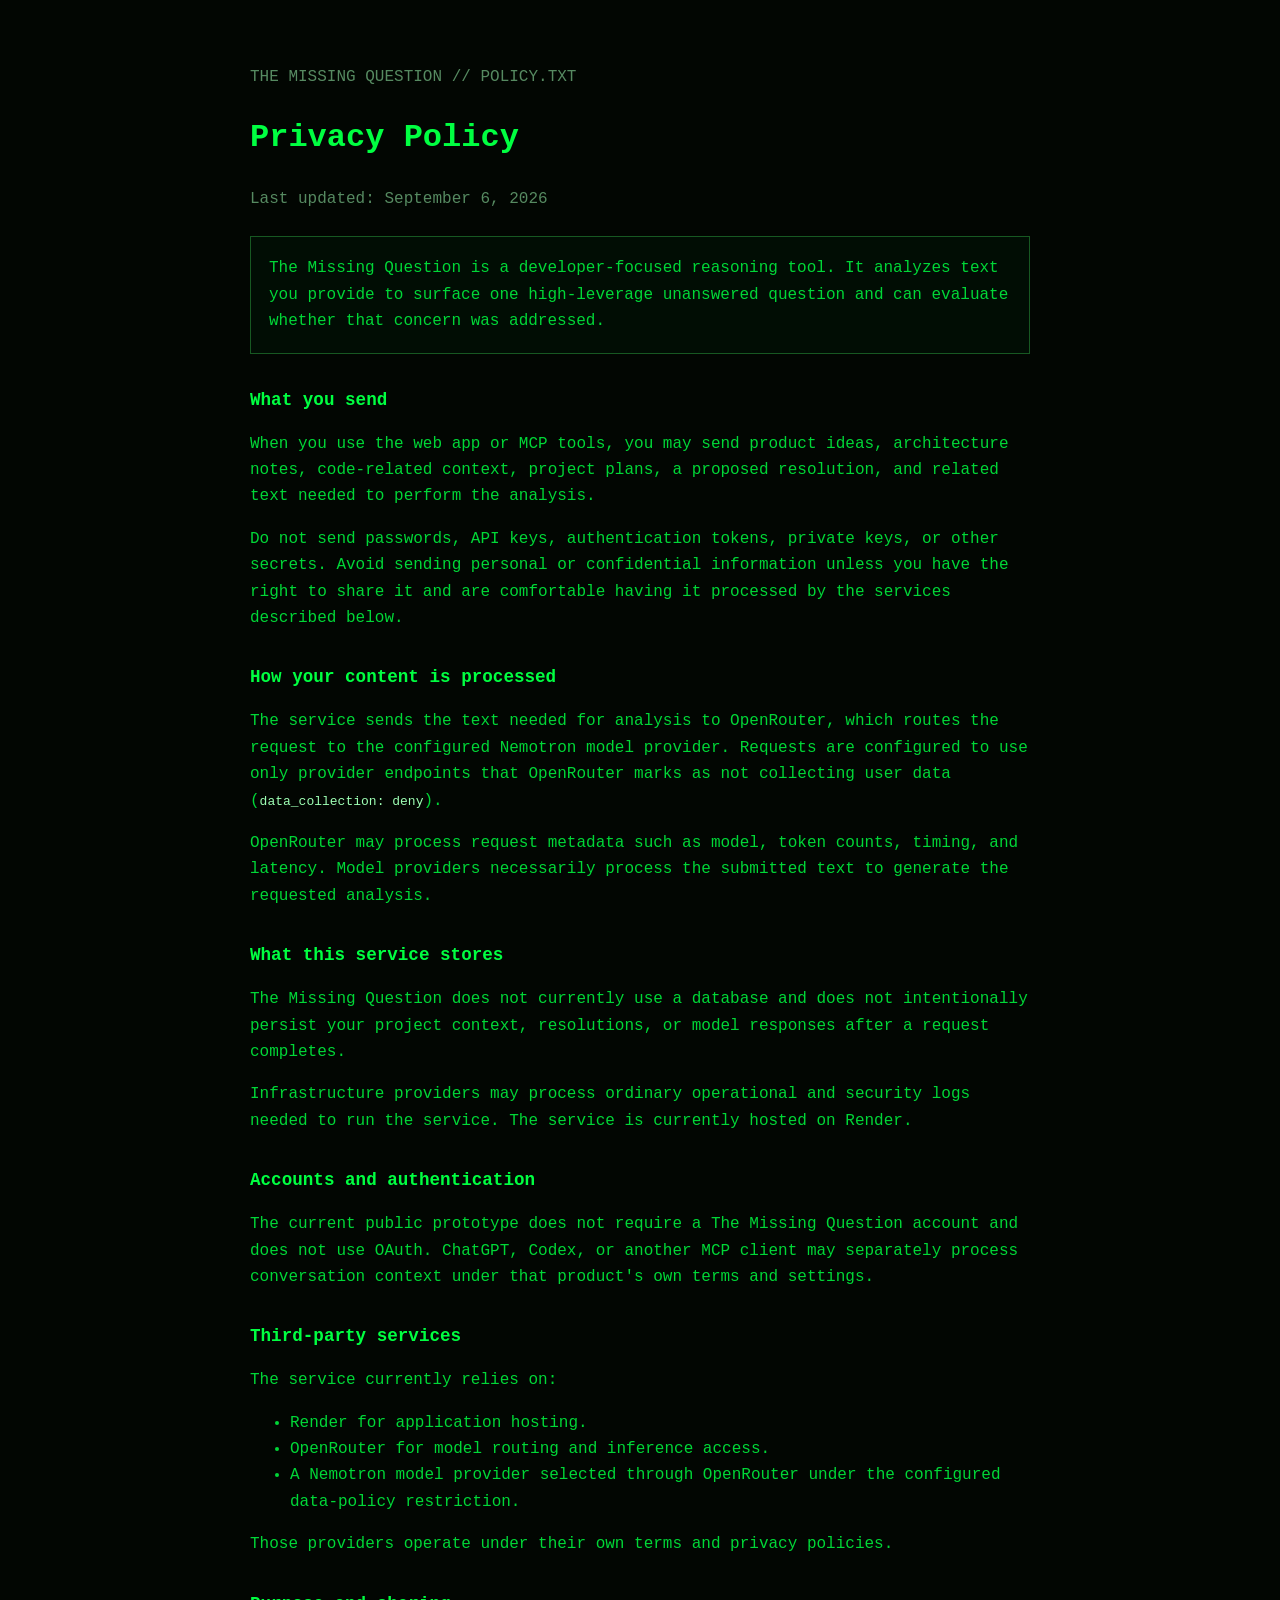
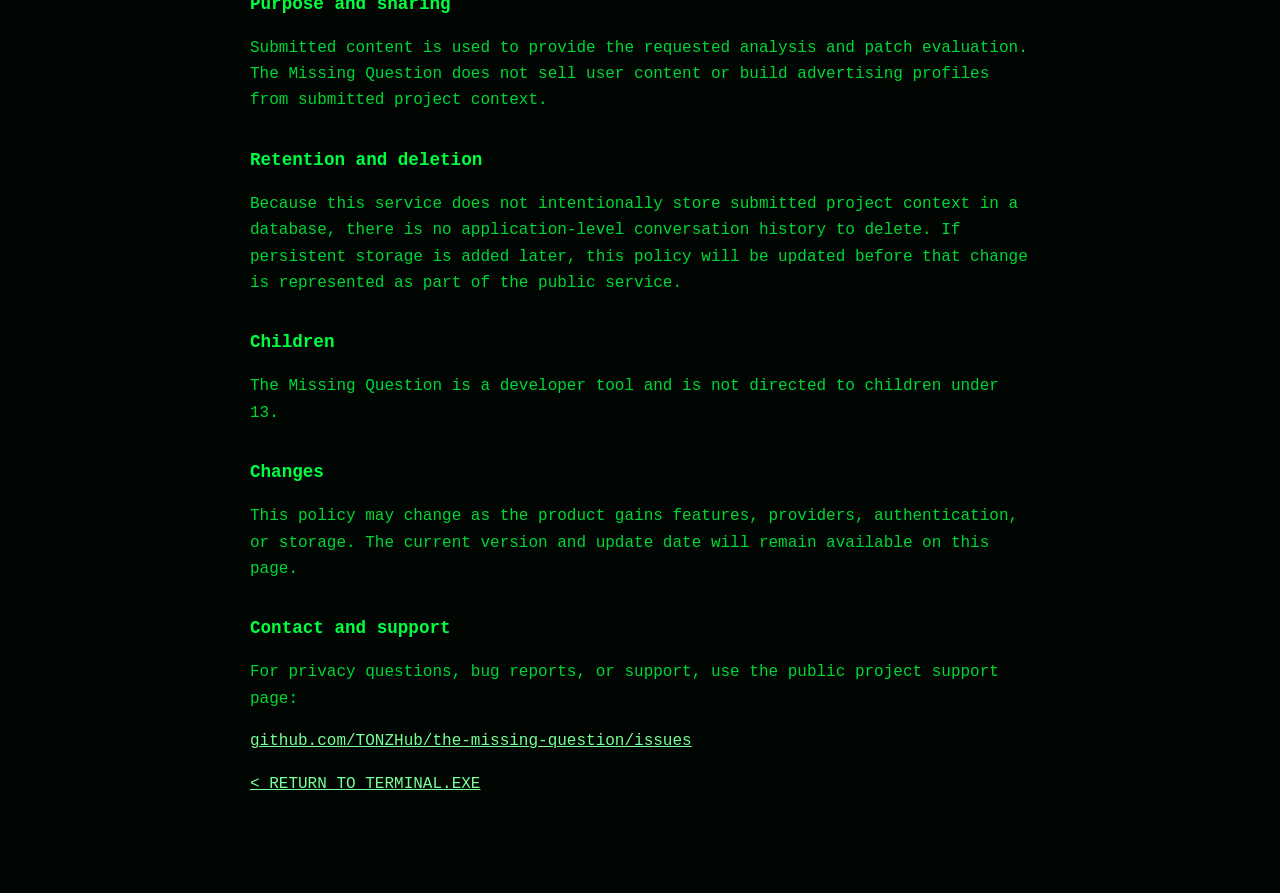
<file: app/static/privacy.html>
<!DOCTYPE html>
<html lang="en">
<head>
  <meta charset="UTF-8">
  <meta name="viewport" content="width=device-width, initial-scale=1.0">
  <title>Privacy Policy — The Missing Question</title>
  <style>
    body{margin:0;background:#020602;color:#00d737;font-family:ui-monospace,SFMono-Regular,Consolas,monospace;line-height:1.65}main{max-width:780px;margin:0 auto;padding:48px 22px 80px}h1,h2{color:#00ff41}h1{font-size:2rem}h2{margin-top:2rem;font-size:1.1rem}a{color:#78ff96}.muted{color:#568a61}.box{border:1px solid #175822;background:#010d04;padding:18px;margin:24px 0}code{color:#9effb4}
  </style>
</head>
<body>
<main>
  <p class="muted">THE MISSING QUESTION // POLICY.TXT</p>
  <h1>Privacy Policy</h1>
  <p class="muted">Last updated: September 6, 2026</p>

  <div class="box">The Missing Question is a developer-focused reasoning tool. It analyzes text you provide to surface one high-leverage unanswered question and can evaluate whether that concern was addressed.</div>

  <h2>What you send</h2>
  <p>When you use the web app or MCP tools, you may send product ideas, architecture notes, code-related context, project plans, a proposed resolution, and related text needed to perform the analysis.</p>
  <p>Do not send passwords, API keys, authentication tokens, private keys, or other secrets. Avoid sending personal or confidential information unless you have the right to share it and are comfortable having it processed by the services described below.</p>

  <h2>How your content is processed</h2>
  <p>The service sends the text needed for analysis to OpenRouter, which routes the request to the configured Nemotron model provider. Requests are configured to use only provider endpoints that OpenRouter marks as not collecting user data (<code>data_collection: deny</code>).</p>
  <p>OpenRouter may process request metadata such as model, token counts, timing, and latency. Model providers necessarily process the submitted text to generate the requested analysis.</p>

  <h2>What this service stores</h2>
  <p>The Missing Question does not currently use a database and does not intentionally persist your project context, resolutions, or model responses after a request completes.</p>
  <p>Infrastructure providers may process ordinary operational and security logs needed to run the service. The service is currently hosted on Render.</p>

  <h2>Accounts and authentication</h2>
  <p>The current public prototype does not require a The Missing Question account and does not use OAuth. ChatGPT, Codex, or another MCP client may separately process conversation context under that product's own terms and settings.</p>

  <h2>Third-party services</h2>
  <p>The service currently relies on:</p>
  <ul>
    <li>Render for application hosting.</li>
    <li>OpenRouter for model routing and inference access.</li>
    <li>A Nemotron model provider selected through OpenRouter under the configured data-policy restriction.</li>
  </ul>
  <p>Those providers operate under their own terms and privacy policies.</p>

  <h2>Purpose and sharing</h2>
  <p>Submitted content is used to provide the requested analysis and patch evaluation. The Missing Question does not sell user content or build advertising profiles from submitted project context.</p>

  <h2>Retention and deletion</h2>
  <p>Because this service does not intentionally store submitted project context in a database, there is no application-level conversation history to delete. If persistent storage is added later, this policy will be updated before that change is represented as part of the public service.</p>

  <h2>Children</h2>
  <p>The Missing Question is a developer tool and is not directed to children under 13.</p>

  <h2>Changes</h2>
  <p>This policy may change as the product gains features, providers, authentication, or storage. The current version and update date will remain available on this page.</p>

  <h2>Contact and support</h2>
  <p>For privacy questions, bug reports, or support, use the public project support page:</p>
  <p><a href="https://github.com/TONZHub/the-missing-question/issues">github.com/TONZHub/the-missing-question/issues</a></p>

  <p class="muted"><a href="/">&lt; RETURN_TO_TERMINAL.EXE</a></p>
</main>
</body>
</html>
</file>
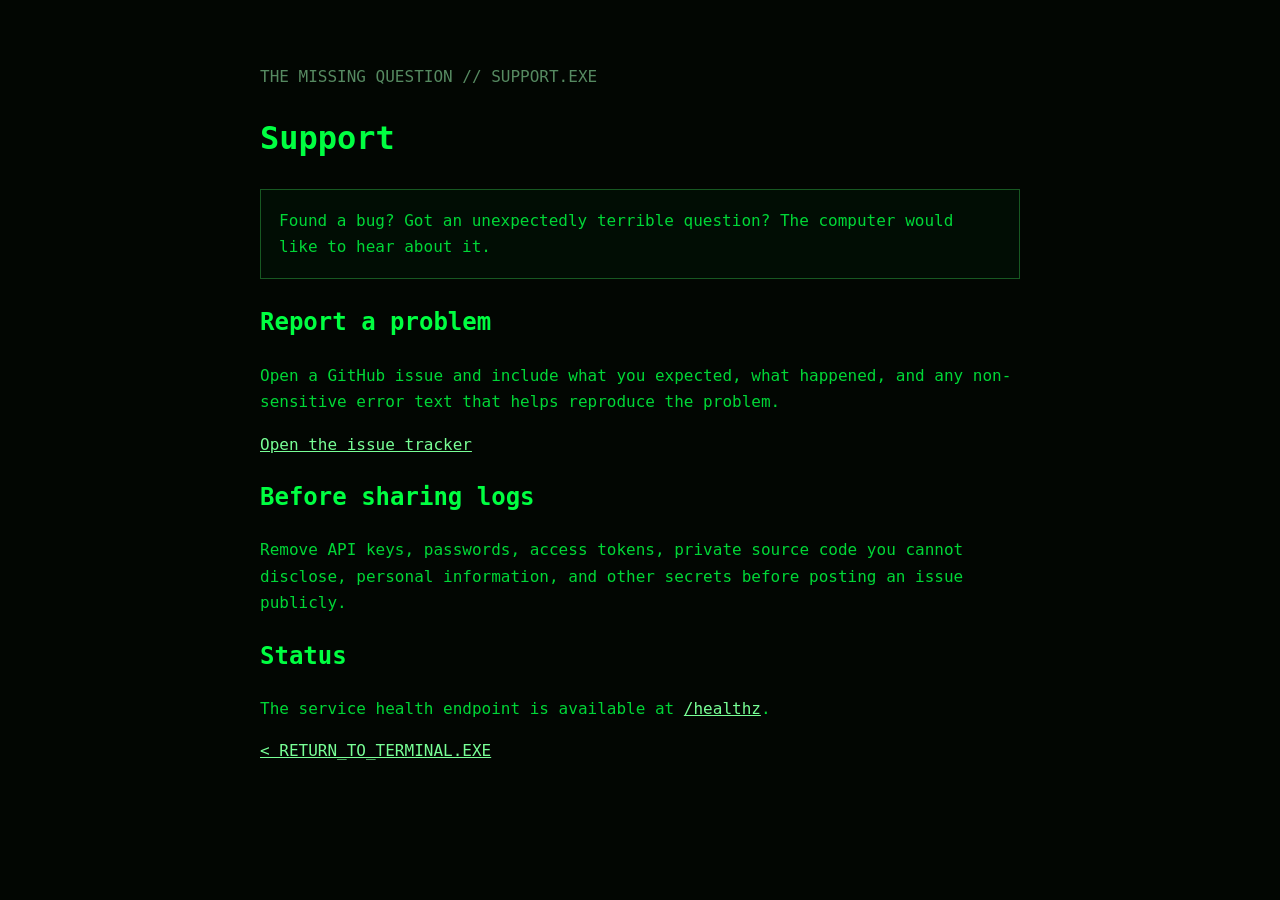
<file: app/static/support.html>
<!DOCTYPE html>
<html lang="en">
<head>
  <meta charset="UTF-8">
  <meta name="viewport" content="width=device-width, initial-scale=1.0">
  <title>Support — The Missing Question</title>
  <style>
    body{margin:0;background:#020602;color:#00d737;font-family:ui-monospace,SFMono-Regular,Consolas,monospace;line-height:1.65}main{max-width:760px;margin:0 auto;padding:48px 22px 80px}h1,h2{color:#00ff41}a{color:#78ff96}.muted{color:#568a61}.box{border:1px solid #175822;background:#010d04;padding:18px;margin:24px 0}
  </style>
</head>
<body>
<main>
  <p class="muted">THE MISSING QUESTION // SUPPORT.EXE</p>
  <h1>Support</h1>
  <div class="box">Found a bug? Got an unexpectedly terrible question? The computer would like to hear about it.</div>
  <h2>Report a problem</h2>
  <p>Open a GitHub issue and include what you expected, what happened, and any non-sensitive error text that helps reproduce the problem.</p>
  <p><a href="https://github.com/TONZHub/the-missing-question/issues">Open the issue tracker</a></p>
  <h2>Before sharing logs</h2>
  <p>Remove API keys, passwords, access tokens, private source code you cannot disclose, personal information, and other secrets before posting an issue publicly.</p>
  <h2>Status</h2>
  <p>The service health endpoint is available at <a href="/healthz">/healthz</a>.</p>
  <p class="muted"><a href="/">&lt; RETURN_TO_TERMINAL.EXE</a></p>
</main>
</body>
</html>
</file>
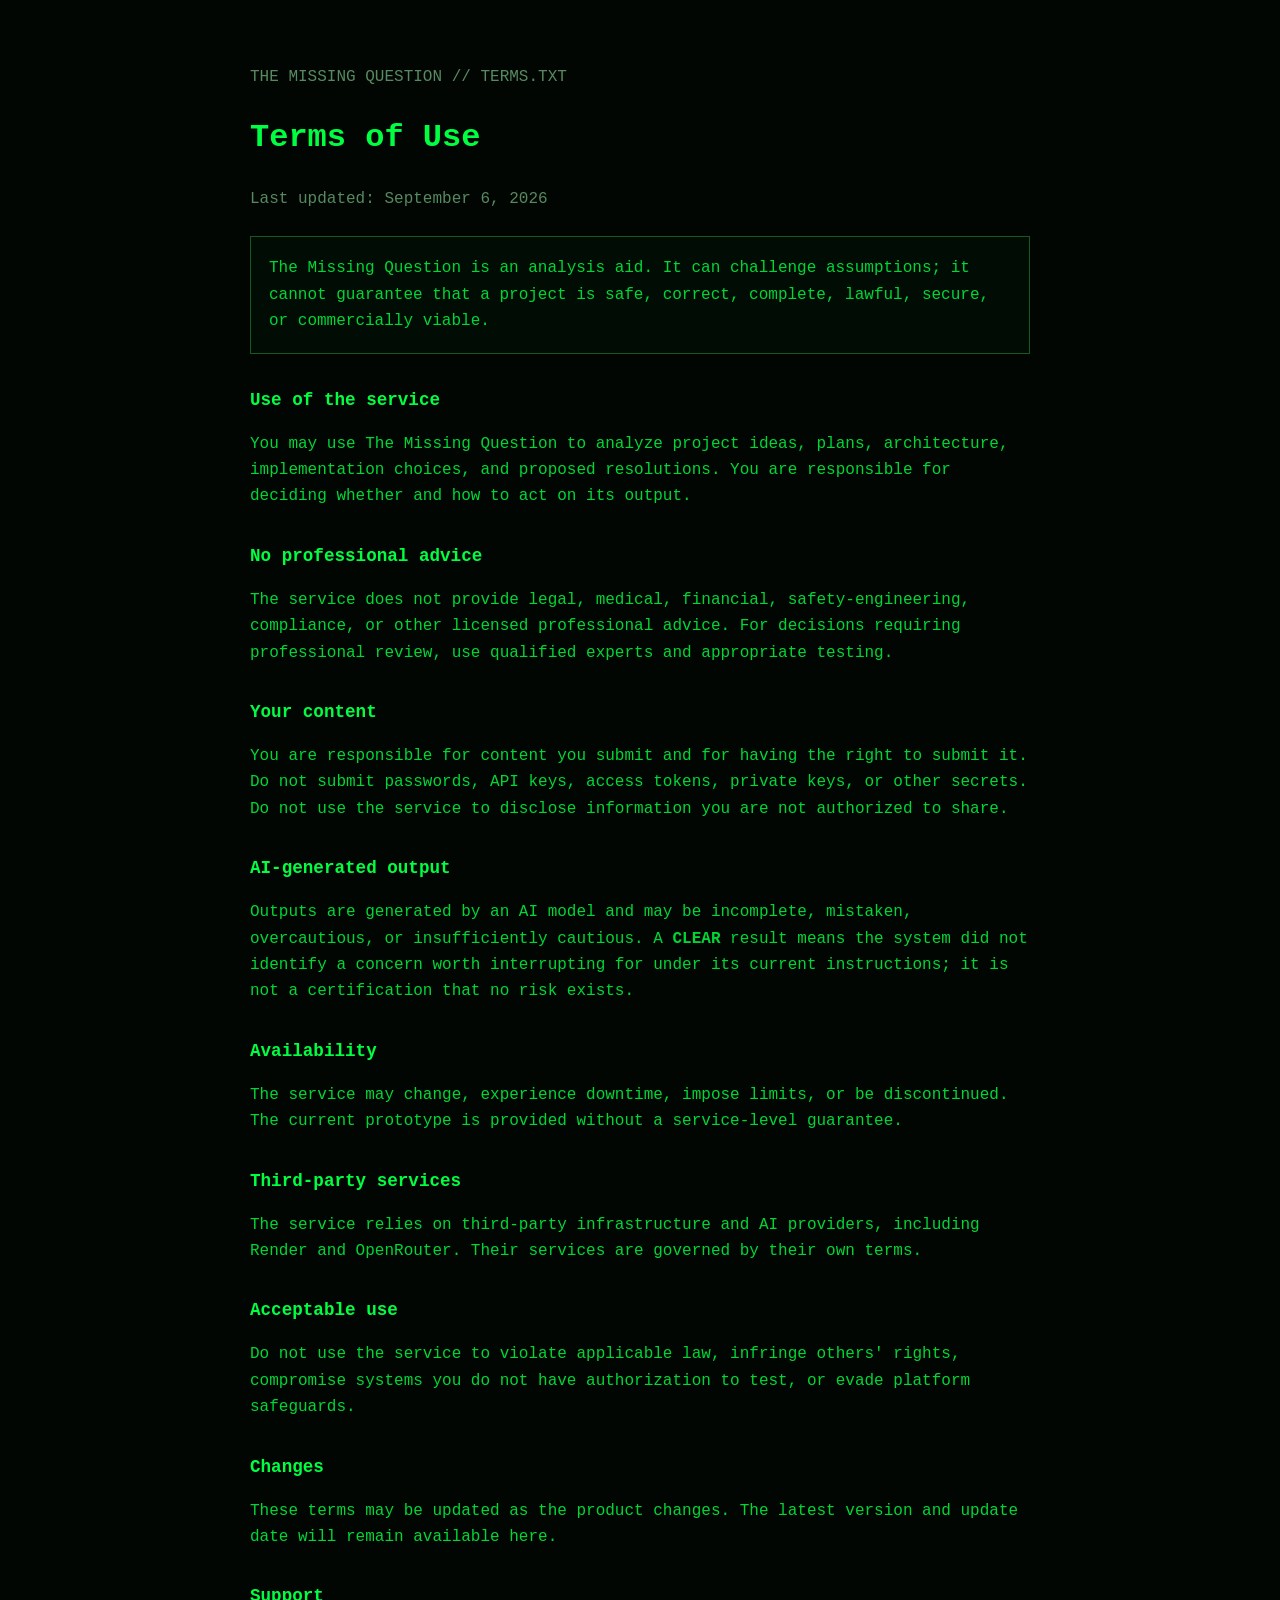
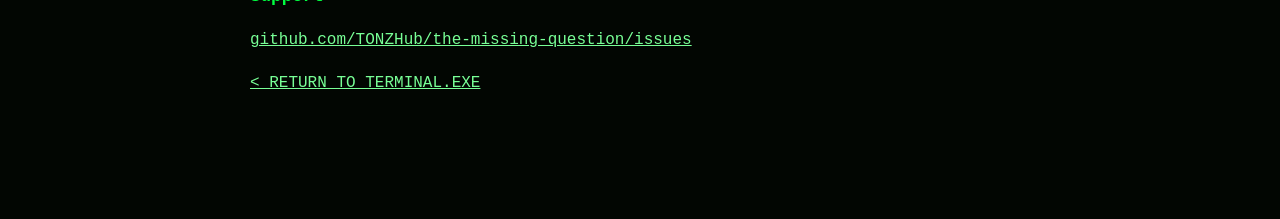
<file: app/static/terms.html>
<!DOCTYPE html>
<html lang="en">
<head>
  <meta charset="UTF-8">
  <meta name="viewport" content="width=device-width, initial-scale=1.0">
  <title>Terms — The Missing Question</title>
  <style>
    body{margin:0;background:#020602;color:#00d737;font-family:ui-monospace,SFMono-Regular,Consolas,monospace;line-height:1.65}main{max-width:780px;margin:0 auto;padding:48px 22px 80px}h1,h2{color:#00ff41}h1{font-size:2rem}h2{margin-top:2rem;font-size:1.1rem}a{color:#78ff96}.muted{color:#568a61}.box{border:1px solid #175822;background:#010d04;padding:18px;margin:24px 0}
  </style>
</head>
<body>
<main>
  <p class="muted">THE MISSING QUESTION // TERMS.TXT</p>
  <h1>Terms of Use</h1>
  <p class="muted">Last updated: September 6, 2026</p>

  <div class="box">The Missing Question is an analysis aid. It can challenge assumptions; it cannot guarantee that a project is safe, correct, complete, lawful, secure, or commercially viable.</div>

  <h2>Use of the service</h2>
  <p>You may use The Missing Question to analyze project ideas, plans, architecture, implementation choices, and proposed resolutions. You are responsible for deciding whether and how to act on its output.</p>

  <h2>No professional advice</h2>
  <p>The service does not provide legal, medical, financial, safety-engineering, compliance, or other licensed professional advice. For decisions requiring professional review, use qualified experts and appropriate testing.</p>

  <h2>Your content</h2>
  <p>You are responsible for content you submit and for having the right to submit it. Do not submit passwords, API keys, access tokens, private keys, or other secrets. Do not use the service to disclose information you are not authorized to share.</p>

  <h2>AI-generated output</h2>
  <p>Outputs are generated by an AI model and may be incomplete, mistaken, overcautious, or insufficiently cautious. A <strong>CLEAR</strong> result means the system did not identify a concern worth interrupting for under its current instructions; it is not a certification that no risk exists.</p>

  <h2>Availability</h2>
  <p>The service may change, experience downtime, impose limits, or be discontinued. The current prototype is provided without a service-level guarantee.</p>

  <h2>Third-party services</h2>
  <p>The service relies on third-party infrastructure and AI providers, including Render and OpenRouter. Their services are governed by their own terms.</p>

  <h2>Acceptable use</h2>
  <p>Do not use the service to violate applicable law, infringe others' rights, compromise systems you do not have authorization to test, or evade platform safeguards.</p>

  <h2>Changes</h2>
  <p>These terms may be updated as the product changes. The latest version and update date will remain available here.</p>

  <h2>Support</h2>
  <p><a href="https://github.com/TONZHub/the-missing-question/issues">github.com/TONZHub/the-missing-question/issues</a></p>

  <p class="muted"><a href="/">&lt; RETURN_TO_TERMINAL.EXE</a></p>
</main>
</body>
</html>
</file>
